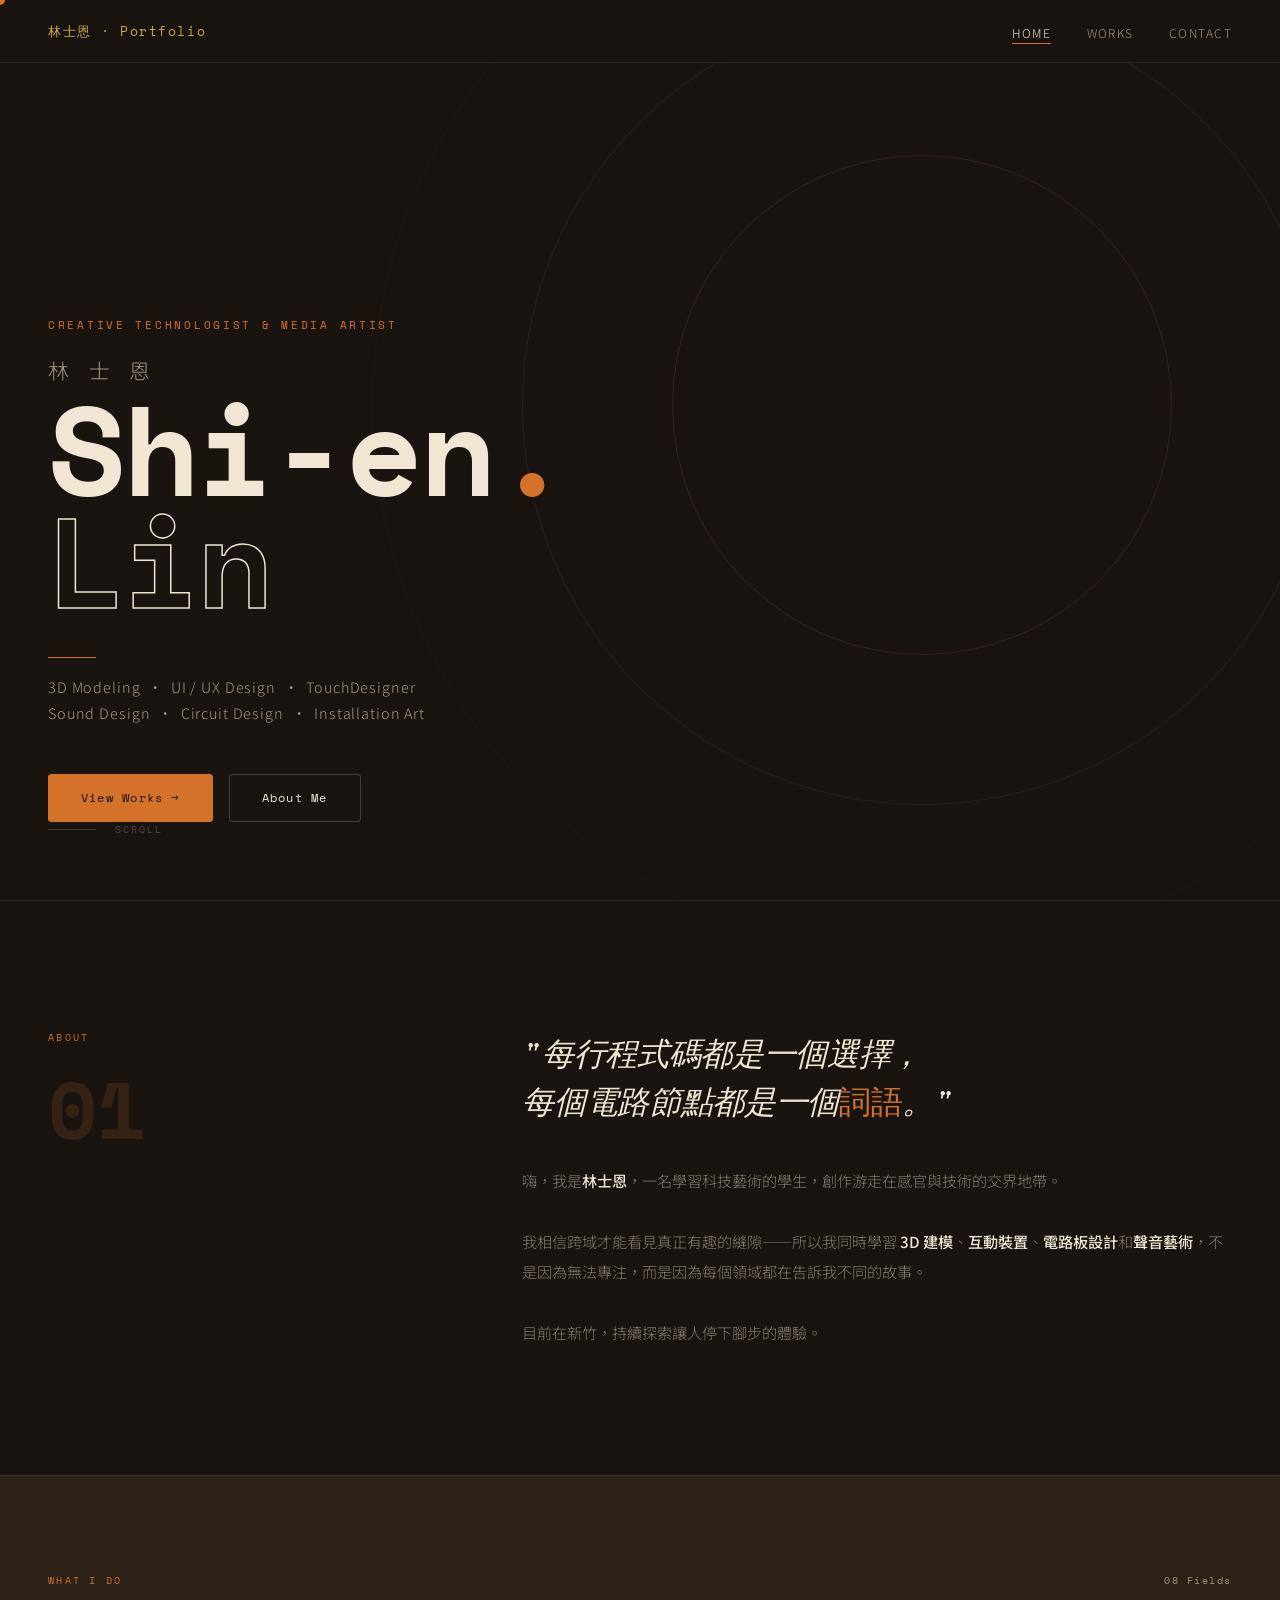
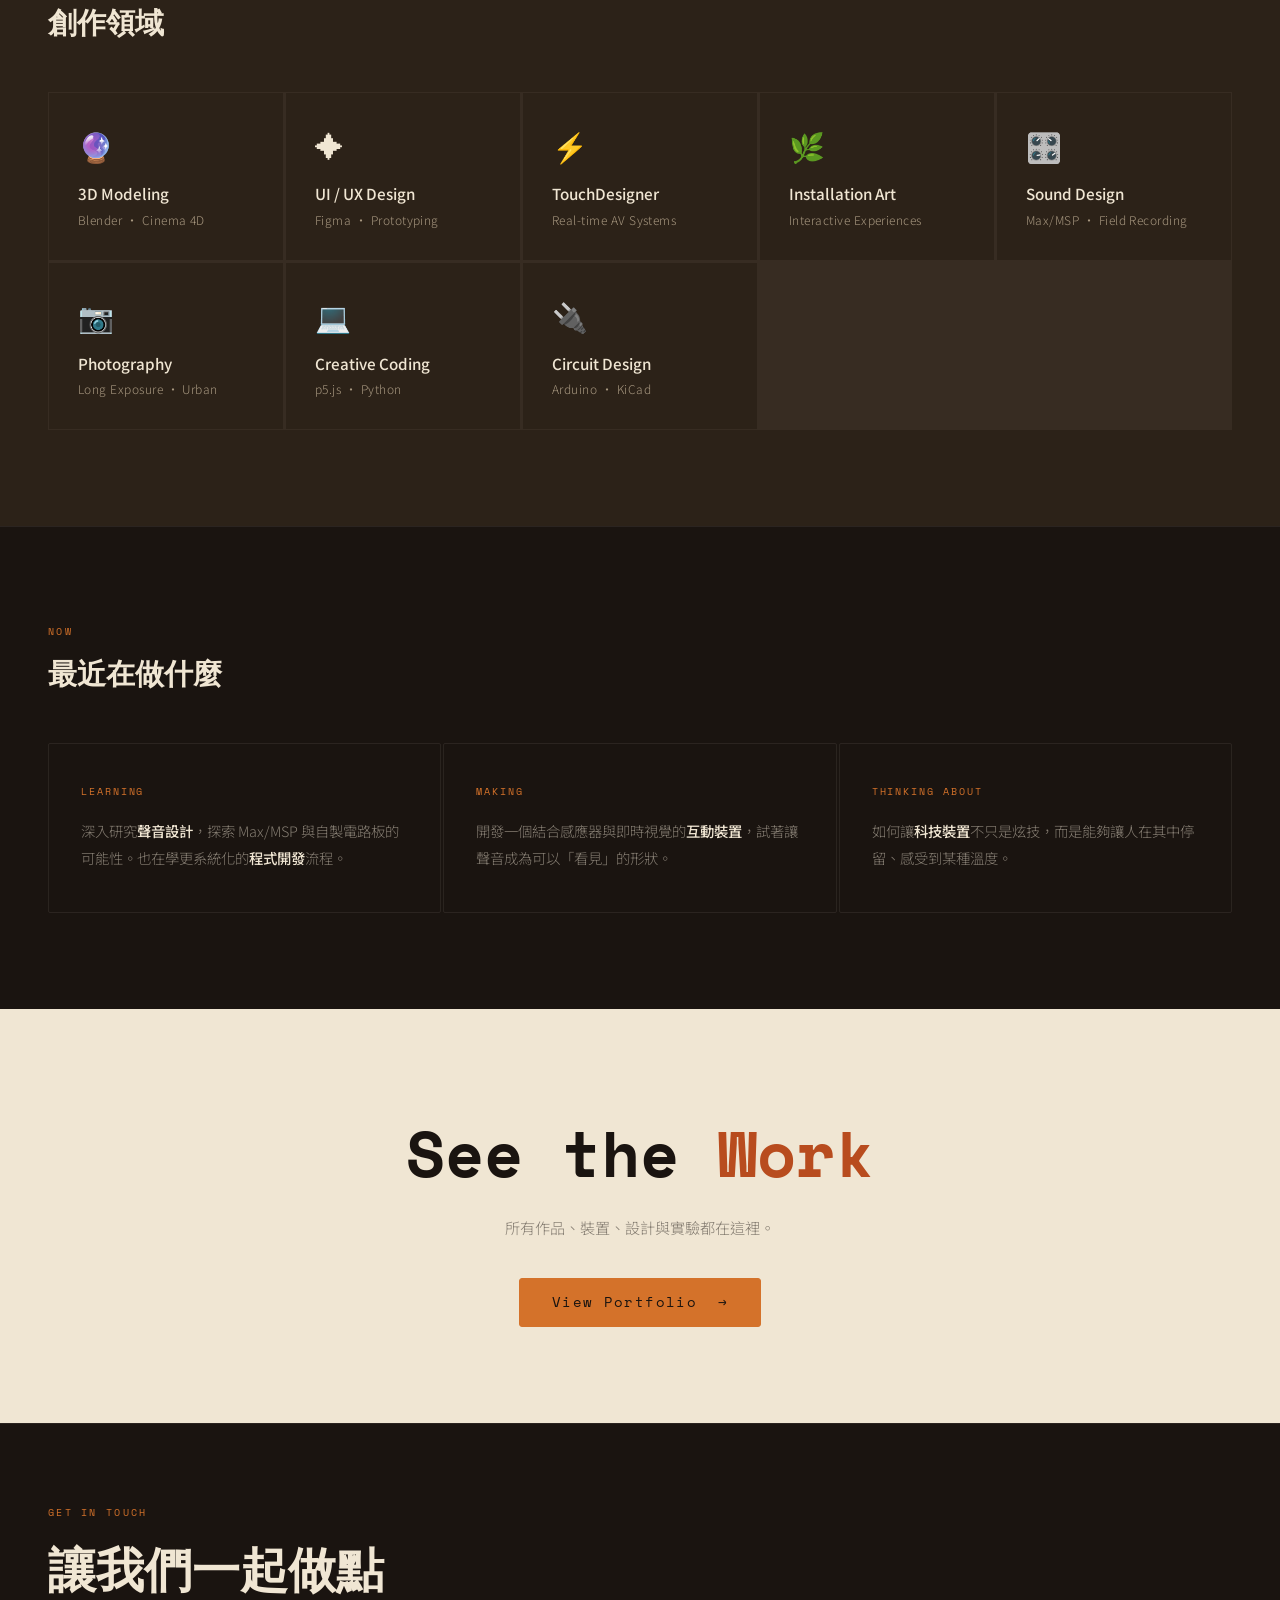
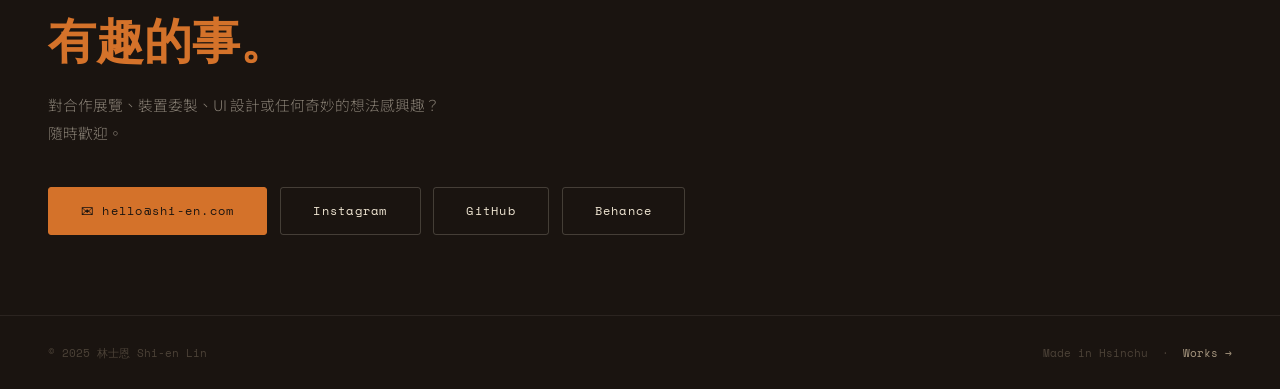
<file: index.html>
<!DOCTYPE html>
<html lang="zh-TW">
<head>
  <meta charset="UTF-8">
  <meta name="viewport" content="width=device-width, initial-scale=1.0">
  <title>林士恩 Shi-en Lin</title>
  <meta name="description" content="林士恩 Shi-en Lin — Creative Technologist & Media Artist. 3D · UI/UX · TouchDesigner · Sound · Circuit Design.">
  <link rel="stylesheet" href="style.css">
  <style>
    /* ---- Index-only styles ---- */

    /* Full-screen intro overlay */
    #intro {
      position: fixed; inset: 0;
      background: var(--ink);
      display: flex; align-items: center; justify-content: center;
      z-index: 500;
      transition: opacity .8s ease, visibility .8s;
    }
    #intro.done { opacity: 0; visibility: hidden; pointer-events: none; }

    .intro-text {
      font-family: 'Space Mono', monospace;
      font-size: clamp(1.2rem, 4vw, 2.8rem);
      font-weight: 700;
      color: var(--sand);
      letter-spacing: -.02em;
      text-align: center;
      overflow: hidden;
    }
    .intro-line {
      display: block;
      transform: translateY(110%);
      transition: transform .6s cubic-bezier(.16,1,.3,1);
    }
    .intro-line.up { transform: translateY(0); }
    .intro-accent { color: var(--accent); }

    /* Progress bar */
    #intro-bar {
      position: absolute; bottom: 0; left: 0;
      height: 2px; width: 0;
      background: var(--accent);
      transition: width .05s linear;
    }

    /* ---- HERO ---- */
    .hero {
      min-height: 100vh;
      display: grid;
      grid-template-rows: 1fr auto;
      padding: 0 3rem 4rem;
      position: relative;
      overflow: hidden;
    }

    /* Rings */
    .hero-bg { position: absolute; inset: 0; pointer-events: none; }
    .ring {
      position: absolute; border-radius: 50%; border: 1px solid;
      transform: translate(-50%,-50%);
      animation: breathe 7s ease-in-out infinite alternate;
    }
    .r1 { width:500px;  height:500px;  top:45%; left:72%; border-color:rgba(212,114,42,.14); }
    .r2 { width:800px;  height:800px;  top:45%; left:72%; border-color:rgba(201,168,76,.08); animation-delay:-2.5s; }
    .r3 { width:1100px; height:1100px; top:45%; left:72%; border-color:rgba(184,76,30,.05);  animation-delay:-5s; }
    @keyframes breathe {
      from { transform:translate(-50%,-50%) scale(.97); }
      to   { transform:translate(-50%,-50%) scale(1.03); }
    }

    /* Autumn leaves — small floating dots */
    .leaves { position: absolute; inset: 0; pointer-events: none; }
    .leaf {
      position: absolute;
      width: 4px; height: 4px;
      border-radius: 50%;
      animation: floatLeaf linear infinite;
      opacity: 0;
    }
    @keyframes floatLeaf {
      0%   { transform: translateY(0) rotate(0deg);   opacity: 0; }
      10%  { opacity: .5; }
      90%  { opacity: .3; }
      100% { transform: translateY(-80px) rotate(120deg); opacity: 0; }
    }

    /* Main content */
    .hero-main {
      display: flex; flex-direction: column;
      justify-content: flex-end;
      padding-top: 10rem;
      position: relative; z-index: 2;
    }

    .eyebrow {
      font-family: 'Space Mono', monospace;
      font-size: .68rem;
      letter-spacing: .25em;
      color: var(--accent);
      text-transform: uppercase;
      margin-bottom: 1.4rem;
      opacity: 0; animation: fadeUp .6s .2s forwards;
    }

    .name-zh {
      font-size: clamp(.9rem, 1.8vw, 1.3rem);
      font-weight: 300;
      color: var(--muted);
      letter-spacing: .35em;
      margin-bottom: .4rem;
      opacity: 0; animation: fadeUp .6s .38s forwards;
    }

    .name-en {
      font-family: 'Space Mono', monospace;
      font-size: clamp(3.8rem, 10vw, 9rem);
      font-weight: 700;
      line-height: .88;
      letter-spacing: -.03em;
      opacity: 0; animation: fadeUp .7s .55s forwards;
    }
    .name-en .first  { color: var(--sand); display: block; }
    .name-en .last   { -webkit-text-stroke: 1.5px var(--sand); color: transparent; display: block; }
    .name-en .dot    { color: var(--accent); }

    .hero-divider {
      width: 48px; height: 1px;
      background: var(--accent);
      margin: 2.5rem 0 1rem;
      opacity: 0; animation: fadeUp .6s .75s forwards;
    }

    .hero-role {
      font-size: .9rem;
      color: var(--muted);
      letter-spacing: .06em;
      line-height: 1.8;
      opacity: 0; animation: fadeUp .6s .88s forwards;
    }

    /* CTA buttons */
    .hero-cta {
      display: flex; flex-wrap: wrap; gap: 1rem;
      margin-top: 3rem;
      opacity: 0; animation: fadeUp .6s 1.05s forwards;
    }
    .btn {
      display: inline-flex; align-items: center; gap: .5rem;
      padding: .85rem 2rem;
      font-family: 'Space Mono', monospace;
      font-size: .78rem;
      letter-spacing: .1em;
      border-radius: 3px;
      text-decoration: none;
      transition: all .25s;
    }
    .btn-primary {
      background: var(--accent);
      color: var(--ink);
      border: 1.5px solid var(--accent);
    }
    .btn-primary:hover { background: var(--rust); border-color: var(--rust); color: var(--sand); }
    .btn-ghost {
      background: transparent;
      color: var(--sand);
      border: 1.5px solid rgba(240,230,211,.2);
    }
    .btn-ghost:hover { border-color: var(--sand); }
    .btn-arrow { transition: transform .2s; }
    .btn:hover .btn-arrow { transform: translateX(4px); }

    /* Scroll hint */
    .scroll-hint {
      position: relative; z-index: 2;
      display: flex; align-items: center; gap: 1.2rem;
      opacity: 0; animation: fadeUp .6s 1.3s forwards;
    }
    .scroll-line {
      width: 48px; height: 1px;
      background: rgba(168,152,128,.3);
      position: relative; overflow: hidden;
    }
    .scroll-line::after {
      content: '';
      position: absolute; top: 0; left: -100%;
      width: 100%; height: 100%;
      background: var(--accent);
      animation: scan 2.2s ease-in-out infinite;
    }
    @keyframes scan { to { left: 100%; } }
    .scroll-label {
      font-family: 'Space Mono', monospace;
      font-size: .6rem;
      letter-spacing: .2em;
      color: rgba(168,152,128,.4);
      text-transform: uppercase;
    }

    /* ---- MANIFESTO ---- */
    .manifesto {
      padding: 8rem 3rem;
      display: grid;
      grid-template-columns: 1fr 1.8fr;
      gap: 5rem;
      align-items: start;
      border-top: 1px solid var(--border);
    }
    .manifesto-left .section-eyebrow { margin-bottom: 1.5rem; }
    .manifesto-num {
      font-family: 'Space Mono', monospace;
      font-size: 5rem;
      font-weight: 700;
      color: rgba(212,114,42,.15);
      line-height: 1;
      margin-top: 1rem;
    }

    .manifesto-right blockquote {
      font-family: 'Space Mono', monospace;
      font-size: clamp(1.4rem, 2.5vw, 2.2rem);
      font-weight: 400;
      line-height: 1.5;
      letter-spacing: -.01em;
      color: var(--sand);
      margin-bottom: 2.5rem;
      font-style: italic;
    }
    .manifesto-right blockquote em { color: var(--accent); font-style: normal; }

    .manifesto-body {
      color: var(--dim);
      font-size: .95rem;
      line-height: 2;
    }
    .manifesto-body strong { color: var(--sand); font-weight: 500; }

    /* ---- FIELDS ---- */
    .fields {
      padding: 6rem 3rem;
      background: var(--warm);
      border-top: 1px solid var(--border);
    }
    .fields-header {
      display: flex; justify-content: space-between; align-items: baseline;
      margin-bottom: 3rem;
    }
    .fields-header h2 {
      font-family: 'Space Mono', monospace;
      font-size: 1.8rem; font-weight: 700;
    }
    .fields-count {
      font-family: 'Space Mono', monospace;
      font-size: .65rem;
      color: var(--muted);
      letter-spacing: .15em;
    }

    .fields-list {
      display: grid;
      grid-template-columns: repeat(auto-fit, minmax(200px, 1fr));
      gap: 1px;
      background: rgba(240,230,211,.05);
    }

    .field-item {
      background: var(--warm);
      padding: 2rem 1.8rem;
      border: 1px solid rgba(240,230,211,.05);
      transition: background .3s;
      position: relative;
      overflow: hidden;
    }
    .field-item::after {
      content: '';
      position: absolute; bottom: 0; left: 0;
      width: 0; height: 2px;
      background: var(--accent);
      transition: width .35s cubic-bezier(.16,1,.3,1);
    }
    .field-item:hover { background: rgba(212,114,42,.06); }
    .field-item:hover::after { width: 100%; }

    .field-icon { font-size: 1.8rem; margin-bottom: 1rem; display: block; }
    .field-name {
      font-size: .95rem;
      font-weight: 500;
      margin-bottom: .4rem;
    }
    .field-sub {
      font-size: .75rem;
      color: var(--muted);
      letter-spacing: .04em;
    }

    /* ---- NOW ---- */
    .now {
      padding: 6rem 3rem;
      border-top: 1px solid var(--border);
    }
    .now-grid {
      display: grid;
      grid-template-columns: 1fr 1fr 1fr;
      gap: 2px;
      margin-top: 3rem;
    }
    .now-card {
      padding: 2.5rem 2rem;
      border: 1px solid var(--border);
      border-radius: 2px;
      transition: border-color .25s;
    }
    .now-card:hover { border-color: rgba(212,114,42,.3); }
    .now-label {
      font-family: 'Space Mono', monospace;
      font-size: .6rem;
      letter-spacing: .2em;
      color: var(--accent);
      text-transform: uppercase;
      margin-bottom: 1.2rem;
    }
    .now-content {
      font-size: .9rem;
      color: var(--dim);
      line-height: 1.9;
    }
    .now-content strong { color: var(--sand); font-weight: 500; }

    /* ---- LINK to Portfolio ---- */
    .portfolio-link-section {
      padding: 6rem 3rem;
      background: var(--sand);
      color: var(--ink);
      text-align: center;
    }
    .portfolio-link-section h2 {
      font-family: 'Space Mono', monospace;
      font-size: clamp(2rem, 5vw, 4rem);
      font-weight: 700;
      margin-bottom: 1rem;
    }
    .portfolio-link-section h2 span { color: var(--rust); }
    .portfolio-link-section p {
      color: rgba(26,20,16,.5);
      font-size: .95rem;
      margin-bottom: 2.5rem;
    }

    /* ---- Responsive ---- */
    @media (max-width: 768px) {
      .hero { padding: 0 1.5rem 3rem; }
      .manifesto { grid-template-columns: 1fr; gap: 2.5rem; padding: 5rem 1.5rem; }
      .fields, .now, .portfolio-link-section { padding: 4rem 1.5rem; }
      .now-grid { grid-template-columns: 1fr; }
      .fields-header { flex-direction: column; gap: .5rem; }
    }

    @keyframes fadeUp {
      from { opacity: 0; transform: translateY(16px); }
      to   { opacity: 1; transform: none; }
    }
  </style>
</head>
<body>

<div id="cursor"></div>
<div id="toast"></div>

<!-- ============ INTRO ANIMATION ============ -->
<div id="intro">
  <div class="intro-text">
    <span class="intro-line" id="il-1"><span class="intro-accent">林士恩</span></span>
    <span class="intro-line" id="il-2" style="font-size:.45em; letter-spacing:.15em; font-weight:400; color: rgba(240,230,211,.5)">Shi-en Lin</span>
  </div>
  <div id="intro-bar"></div>
</div>

<!-- ============ NAV ============ -->
<nav>
  <a href="index.html" class="nav-logo">林士恩 · Portfolio</a>
  <ul class="nav-links">
    <li><a href="index.html" class="active">Home</a></li>
    <li><a href="portfolio.html">Works</a></li>
    <li><a href="#contact">Contact</a></li>
  </ul>
</nav>

<!-- ============ HERO ============ -->
<section class="hero" id="hero">
  <div class="hero-bg">
    <div class="ring r1"></div>
    <div class="ring r2"></div>
    <div class="ring r3"></div>
    <div class="leaves" id="leaves"></div>
  </div>

  <div class="hero-main">
    <div class="eyebrow">Creative Technologist &amp; Media Artist</div>
    <div class="name-zh">林 士 恩</div>
    <div class="name-en">
      <span class="first">Shi-en<span class="dot">.</span></span>
      <span class="last">Lin</span>
    </div>
    <div class="hero-divider"></div>
    <div class="hero-role">
      3D Modeling &nbsp;·&nbsp; UI / UX Design &nbsp;·&nbsp; TouchDesigner<br>
      Sound Design &nbsp;·&nbsp; Circuit Design &nbsp;·&nbsp; Installation Art
    </div>
    <div class="hero-cta">
      <a href="portfolio.html" class="btn btn-primary" data-hover>
        View Works <span class="btn-arrow">→</span>
      </a>
      <a href="#about" class="btn btn-ghost" data-hover>
        About Me
      </a>
    </div>
  </div>

  <div class="scroll-hint">
    <span class="scroll-line"></span>
    <span class="scroll-label">Scroll</span>
  </div>
</section>

<!-- ============ MANIFESTO ============ -->
<section class="manifesto" id="about">
  <div class="manifesto-left reveal">
    <div class="section-eyebrow">About</div>
    <div class="manifesto-num">01</div>
  </div>
  <div class="manifesto-right reveal">
    <blockquote>
      "每行程式碼都是一個選擇，<br>
      每個電路節點都是一個<em>詞語</em>。"
    </blockquote>
    <div class="manifesto-body">
      <p>嗨，我是<strong>林士恩</strong>，一名學習科技藝術的學生，創作游走在感官與技術的交界地帶。</p>
      <br>
      <p>我相信跨域才能看見真正有趣的縫隙——所以我同時學習 <strong>3D 建模</strong>、<strong>互動裝置</strong>、<strong>電路板設計</strong>和<strong>聲音藝術</strong>，不是因為無法專注，而是因為每個領域都在告訴我不同的故事。</p>
      <br>
      <p>目前在新竹，持續探索讓人停下腳步的體驗。</p>
    </div>
  </div>
</section>

<!-- ============ FIELDS ============ -->
<section class="fields">
  <div class="fields-header reveal">
    <div>
      <div class="section-eyebrow">What I Do</div>
      <h2 class="section-title" style="margin-bottom:0">創作領域</h2>
    </div>
    <span class="fields-count">08 Fields</span>
  </div>

  <div class="fields-list reveal">
    <div class="field-item" data-hover>
      <span class="field-icon">🔮</span>
      <div class="field-name">3D Modeling</div>
      <div class="field-sub">Blender · Cinema 4D</div>
    </div>
    <div class="field-item" data-hover>
      <span class="field-icon">✦</span>
      <div class="field-name">UI / UX Design</div>
      <div class="field-sub">Figma · Prototyping</div>
    </div>
    <div class="field-item" data-hover>
      <span class="field-icon">⚡</span>
      <div class="field-name">TouchDesigner</div>
      <div class="field-sub">Real-time AV Systems</div>
    </div>
    <div class="field-item" data-hover>
      <span class="field-icon">🌿</span>
      <div class="field-name">Installation Art</div>
      <div class="field-sub">Interactive Experiences</div>
    </div>
    <div class="field-item" data-hover>
      <span class="field-icon">🎛️</span>
      <div class="field-name">Sound Design</div>
      <div class="field-sub">Max/MSP · Field Recording</div>
    </div>
    <div class="field-item" data-hover>
      <span class="field-icon">📷</span>
      <div class="field-name">Photography</div>
      <div class="field-sub">Long Exposure · Urban</div>
    </div>
    <div class="field-item" data-hover>
      <span class="field-icon">💻</span>
      <div class="field-name">Creative Coding</div>
      <div class="field-sub">p5.js · Python</div>
    </div>
    <div class="field-item" data-hover>
      <span class="field-icon">🔌</span>
      <div class="field-name">Circuit Design</div>
      <div class="field-sub">Arduino · KiCad</div>
    </div>
  </div>
</section>

<!-- ============ NOW ============ -->
<section class="now">
  <div class="reveal">
    <div class="section-eyebrow">Now</div>
    <h2 class="section-title" style="font-family:'Space Mono',monospace;font-size:1.8rem;font-weight:700;">最近在做什麼</h2>
  </div>
  <div class="now-grid">
    <div class="now-card reveal">
      <div class="now-label">Learning</div>
      <div class="now-content">
        深入研究<strong>聲音設計</strong>，探索 Max/MSP 與自製電路板的可能性。也在學更系統化的<strong>程式開發</strong>流程。
      </div>
    </div>
    <div class="now-card reveal">
      <div class="now-label">Making</div>
      <div class="now-content">
        開發一個結合感應器與即時視覺的<strong>互動裝置</strong>，試著讓聲音成為可以「看見」的形狀。
      </div>
    </div>
    <div class="now-card reveal">
      <div class="now-label">Thinking About</div>
      <div class="now-content">
        如何讓<strong>科技裝置</strong>不只是炫技，而是能夠讓人在其中停留、感受到某種溫度。
      </div>
    </div>
  </div>
</section>

<!-- ============ PORTFOLIO CTA ============ -->
<section class="portfolio-link-section reveal" id="works-cta">
  <h2>See the <span>Work</span></h2>
  <p>所有作品、裝置、設計與實驗都在這裡。</p>
  <a href="portfolio.html" class="btn btn-primary" data-hover style="display:inline-flex; font-size:.85rem;">
    View Portfolio &nbsp;→
  </a>
</section>

<!-- ============ CONTACT / FOOTER ============ -->
<section style="padding:5rem 3rem; border-top:1px solid var(--border);" id="contact">
  <div class="section-eyebrow reveal">Get In Touch</div>
  <h2 class="reveal" style="font-family:'Space Mono',monospace;font-size:clamp(1.8rem,4vw,3rem);font-weight:700;margin-bottom:1rem;">
    讓我們一起做點<br><span style="color:var(--accent)">有趣的事。</span>
  </h2>
  <p class="reveal" style="color:var(--dim);max-width:400px;line-height:1.9;font-size:.92rem;margin-bottom:2.5rem;">
    對合作展覽、裝置委製、UI 設計或任何奇妙的想法感興趣？隨時歡迎。
  </p>
  <div class="reveal" style="display:flex;flex-wrap:wrap;gap:.8rem;">
    <a href="mailto:hello@shi-en.com" class="btn btn-primary" data-hover>✉ hello@shi-en.com</a>
    <a href="#" class="btn btn-ghost" data-hover>Instagram</a>
    <a href="#" class="btn btn-ghost" data-hover>GitHub</a>
    <a href="#" class="btn btn-ghost" data-hover>Behance</a>
  </div>
</section>

<footer>
  <span>© 2025 林士恩 Shi-en Lin</span>
  <span>Made in Hsinchu &nbsp;·&nbsp; <a href="portfolio.html">Works →</a></span>
</footer>

<script src="main.js"></script>
<script>
  /* ---- Intro sequence ---- */
  (function() {
    const intro = document.getElementById('intro');
    const bar   = document.getElementById('intro-bar');
    const lines = [document.getElementById('il-1'), document.getElementById('il-2')];
    let progress = 0;

    // Animate lines up
    setTimeout(() => lines[0].classList.add('up'), 200);
    setTimeout(() => lines[1].classList.add('up'), 500);

    // Fill progress bar
    const iv = setInterval(() => {
      progress = Math.min(progress + 2, 100);
      bar.style.width = progress + '%';
      if (progress >= 100) clearInterval(iv);
    }, 18);

    // Dismiss
    setTimeout(() => intro.classList.add('done'), 1800);
  })();

  /* ---- Floating leaves ---- */
  (function() {
    const container = document.getElementById('leaves');
    const colors = ['#D4722A','#C9A84C','#B84C1E','#7A8C6E','#A89880'];
    for (let i = 0; i < 18; i++) {
      const leaf = document.createElement('div');
      leaf.className = 'leaf';
      leaf.style.cssText = `
        left: ${Math.random() * 100}%;
        bottom: ${Math.random() * 40}%;
        background: ${colors[i % colors.length]};
        width: ${3 + Math.random() * 4}px;
        height: ${3 + Math.random() * 4}px;
        animation-duration: ${5 + Math.random() * 8}s;
        animation-delay: ${Math.random() * 6}s;
        opacity: 0;
      `;
      container.appendChild(leaf);
    }
  })();
</script>
</body>
</html>
</file>
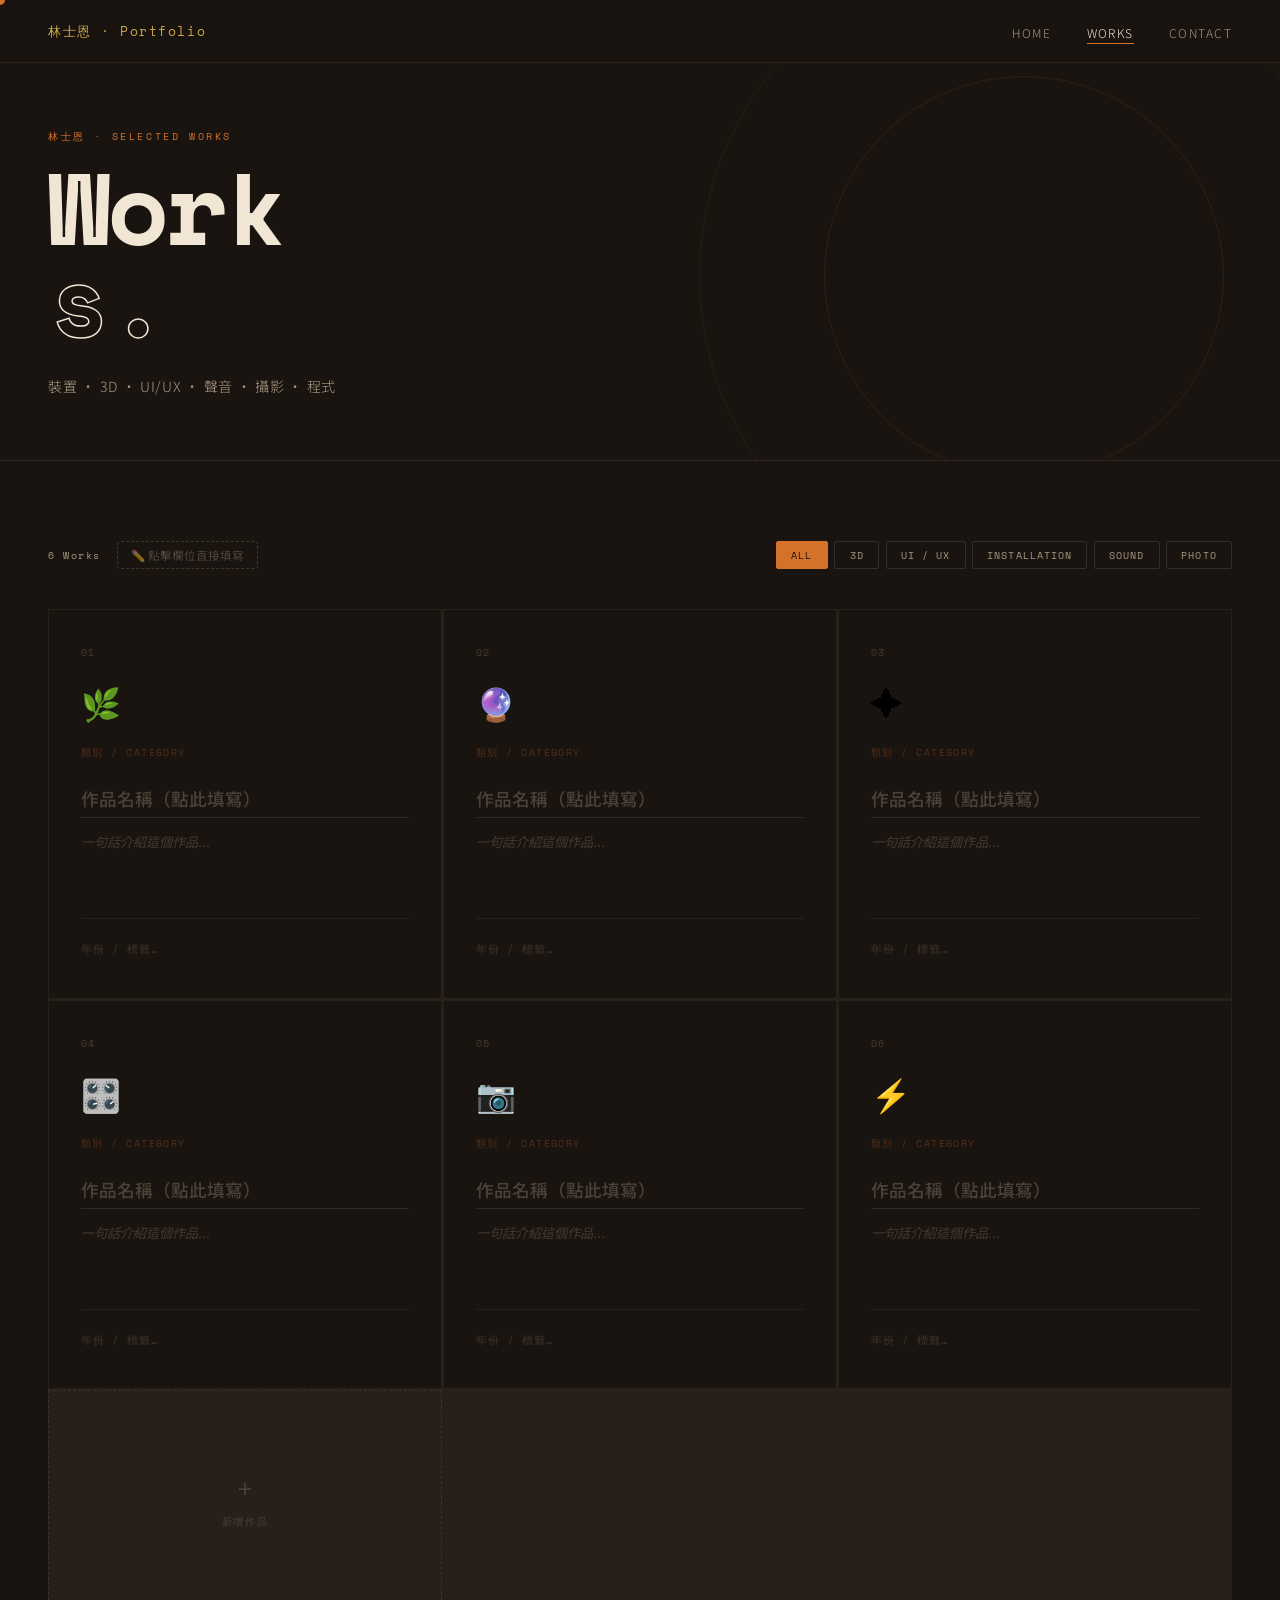
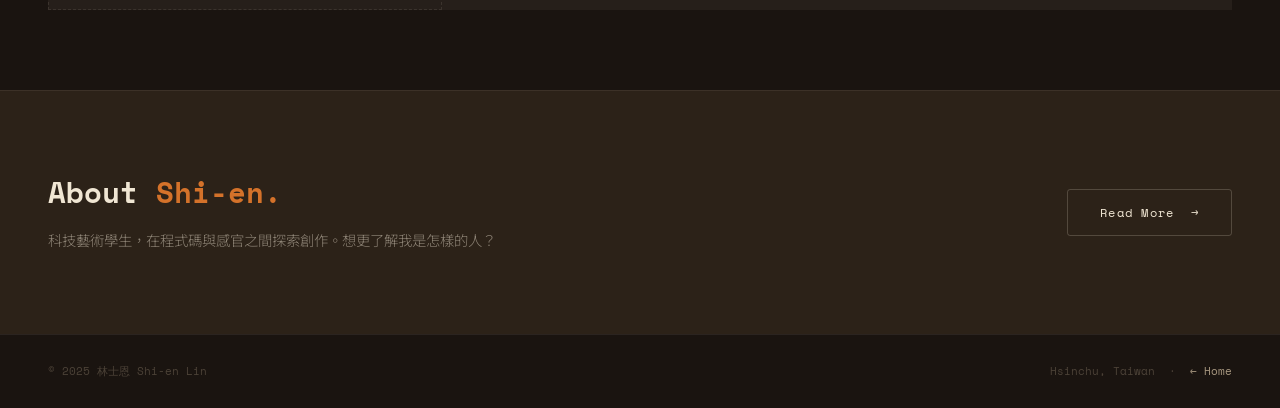
<file: portfolio.html>
<!DOCTYPE html>
<html lang="zh-TW">
<head>
  <meta charset="UTF-8">
  <meta name="viewport" content="width=device-width, initial-scale=1.0">
  <title>Works — 林士恩 Shi-en Lin</title>
  <meta name="description" content="林士恩 Shi-en Lin 的作品集 — 互動裝置、3D、UI/UX、聲音設計。">
  <link rel="stylesheet" href="style.css">
  <style>
    /* ---- Portfolio-only styles ---- */

    /* Page hero */
    .page-hero {
      min-height: 50vh;
      display: flex; flex-direction: column;
      justify-content: flex-end;
      padding: 0 3rem 4rem;
      position: relative;
      overflow: hidden;
      border-bottom: 1px solid var(--border);
    }
    .page-hero-bg { position: absolute; inset: 0; pointer-events: none; }
    .ph-ring {
      position: absolute; border-radius: 50%; border: 1px solid;
      transform: translate(-50%,-50%);
      animation: breathe 7s ease-in-out infinite alternate;
    }
    .ph-r1 { width:400px; height:400px; top:60%; left:80%; border-color:rgba(212,114,42,.12); }
    .ph-r2 { width:650px; height:650px; top:60%; left:80%; border-color:rgba(201,168,76,.07); animation-delay:-3s; }
    @keyframes breathe {
      from { transform:translate(-50%,-50%) scale(.97); }
      to   { transform:translate(-50%,-50%) scale(1.03); }
    }

    .page-hero-content { position: relative; z-index: 2; padding-top: 8rem; }

    .page-eyebrow {
      font-family: 'Space Mono', monospace;
      font-size: .65rem;
      letter-spacing: .25em;
      color: var(--accent);
      text-transform: uppercase;
      margin-bottom: 1rem;
      opacity: 0; animation: fadeUp .5s .2s forwards;
    }
    .page-title {
      font-family: 'Space Mono', monospace;
      font-size: clamp(3rem, 8vw, 7rem);
      font-weight: 700;
      line-height: .9;
      letter-spacing: -.03em;
      opacity: 0; animation: fadeUp .6s .38s forwards;
    }
    .page-title .outline {
      -webkit-text-stroke: 1.5px var(--sand);
      color: transparent;
      display: block;
    }
    .page-sub {
      margin-top: 2rem;
      font-size: .88rem;
      color: var(--muted);
      letter-spacing: .05em;
      opacity: 0; animation: fadeUp .6s .55s forwards;
    }

    @keyframes fadeUp {
      from { opacity:0; transform:translateY(16px); }
      to   { opacity:1; transform:none; }
    }

    /* ---- Works ---- */
    .works-section { padding: 5rem 3rem; }

    .works-toolbar {
      display: flex; align-items: center; justify-content: space-between;
      margin-bottom: 2.5rem;
      flex-wrap: wrap; gap: 1rem;
    }
    .toolbar-left { display: flex; align-items: center; gap: 1rem; }
    .works-count {
      font-family: 'Space Mono', monospace;
      font-size: .65rem;
      color: var(--muted);
      letter-spacing: .15em;
    }
    .edit-hint {
      font-size: .72rem;
      color: rgba(168,152,128,.5);
      padding: .3rem .8rem;
      border: 1px dashed rgba(168,152,128,.25);
      border-radius: 4px;
    }

    /* Filter tabs */
    .filter-tabs { display: flex; gap: .4rem; flex-wrap: wrap; }
    .filter-tab {
      padding: .3rem .9rem;
      font-family: 'Space Mono', monospace;
      font-size: .65rem;
      letter-spacing: .1em;
      text-transform: uppercase;
      border: 1px solid rgba(240,230,211,.12);
      border-radius: 2px;
      color: var(--muted);
      background: transparent;
      transition: all .2s;
    }
    .filter-tab:hover { border-color: var(--accent); color: var(--accent); }
    .filter-tab.active { background: var(--accent); color: var(--ink); border-color: var(--accent); }

    /* Grid */
    .works-grid {
      display: grid;
      grid-template-columns: repeat(auto-fill, minmax(300px, 1fr));
      gap: 1px;
      background: rgba(240,230,211,.05);
    }

    .work-card {
      background: var(--ink);
      padding: 2.2rem 2rem;
      border: 1px solid rgba(240,230,211,.06);
      position: relative; overflow: hidden;
      transition: background .3s;
    }
    .work-card:hover { background: rgba(212,114,42,.06); }
    .work-card::after {
      content: ''; position: absolute; bottom:0; left:0;
      width: 0; height: 2px;
      background: var(--accent);
      transition: width .38s cubic-bezier(.16,1,.3,1);
    }
    .work-card:hover::after { width: 100%; }

    .work-index {
      font-family: 'Space Mono', monospace;
      font-size: .62rem;
      color: rgba(168,152,128,.3);
      letter-spacing: .1em;
      margin-bottom: 1.8rem;
    }

    .work-emoji-btn {
      font-size: 2rem; display: block; margin-bottom: 1rem;
      background: none; border: none; padding: 0;
      cursor: none; transition: transform .3s;
      text-align: left; line-height: 1;
    }
    .work-card:hover .work-emoji-btn { transform: rotate(-7deg) scale(1.15); }

    /* Editable fields */
    .work-cat-input {
      font-family: 'Space Mono', monospace;
      font-size: .6rem; letter-spacing: .15em;
      text-transform: uppercase;
      color: var(--accent); background: transparent; border: none; outline: none;
      width: 100%; margin-bottom: 1.5rem;
    }
    .work-cat-input::placeholder { color: rgba(212,114,42,.3); }

    .work-title-input {
      font-family: 'Noto Sans TC', sans-serif;
      font-size: 1.1rem; font-weight: 500;
      color: var(--sand); background: transparent;
      border: none; border-bottom: 1px solid rgba(240,230,211,.1);
      width: 100%; padding: .2rem 0 .4rem;
      margin-bottom: .8rem; outline: none;
      transition: border-color .2s;
    }
    .work-title-input:focus { border-color: var(--accent); }
    .work-title-input::placeholder { color: rgba(168,152,128,.35); }

    .work-desc-input {
      font-family: 'Noto Sans TC', sans-serif;
      font-size: .82rem; color: var(--muted);
      background: transparent; border: none; outline: none;
      width: 100%; resize: none; line-height: 1.75; height: 3.6rem;
    }
    .work-desc-input::placeholder { color: rgba(168,152,128,.28); font-style: italic; }

    .work-footer {
      display: flex; align-items: center; justify-content: space-between;
      margin-top: 1.5rem;
      padding-top: 1rem;
      border-top: 1px solid rgba(240,230,211,.06);
    }
    .work-save-btn {
      padding: .3rem .85rem;
      background: transparent;
      border: 1px solid rgba(212,114,42,.35);
      border-radius: 3px;
      color: var(--accent);
      font-family: 'Space Mono', monospace;
      font-size: .65rem; letter-spacing: .1em;
      cursor: none; transition: all .2s;
      opacity: 0; pointer-events: none;
    }
    .work-card:focus-within .work-save-btn { opacity: 1; pointer-events: auto; }
    .work-save-btn:hover { background: var(--accent); color: var(--ink); }

    .work-tag-input {
      font-size: .7rem;
      color: rgba(168,152,128,.4);
      background: transparent; border: none; outline: none;
      font-family: 'Space Mono', monospace;
      letter-spacing: .06em;
      width: 130px;
    }
    .work-tag-input::placeholder { color: rgba(168,152,128,.25); }

    /* Add work button */
    .add-card {
      background: transparent;
      padding: 2.2rem 2rem;
      border: 1px dashed rgba(240,230,211,.1);
      display: flex; align-items: center; justify-content: center;
      flex-direction: column; gap: .6rem;
      cursor: none; transition: all .2s;
      min-height: 220px;
    }
    .add-card:hover { border-color: rgba(212,114,42,.4); background: rgba(212,114,42,.04); }
    .add-icon { font-size: 1.5rem; color: rgba(168,152,128,.3); transition: color .2s; }
    .add-card:hover .add-icon { color: var(--accent); }
    .add-label {
      font-family: 'Space Mono', monospace;
      font-size: .65rem; letter-spacing: .15em;
      color: rgba(168,152,128,.3); text-transform: uppercase;
    }
    .add-card:hover .add-label { color: var(--accent); }

    /* ---- About strip ---- */
    .about-strip {
      padding: 5rem 3rem;
      background: var(--warm);
      border-top: 1px solid var(--border);
      display: flex; align-items: center;
      justify-content: space-between; gap: 3rem; flex-wrap: wrap;
    }
    .about-strip-text h2 {
      font-family: 'Space Mono', monospace;
      font-size: 1.8rem; font-weight: 700; margin-bottom: .8rem;
    }
    .about-strip-text h2 span { color: var(--accent); }
    .about-strip-text p { color: var(--dim); font-size: .9rem; max-width: 460px; line-height: 1.9; }
    .btn-outline {
      display: inline-flex; align-items: center; gap: .5rem;
      padding: .8rem 2rem;
      border: 1.5px solid rgba(240,230,211,.2);
      border-radius: 3px; color: var(--sand);
      font-family: 'Space Mono', monospace;
      font-size: .78rem; letter-spacing: .1em;
      text-decoration: none; white-space: nowrap;
      transition: all .25s;
    }
    .btn-outline:hover { border-color: var(--sand); }

    /* ---- Responsive ---- */
    @media (max-width: 680px) {
      .page-hero { padding: 0 1.5rem 3rem; }
      .works-section { padding: 3rem 1.5rem; }
      .about-strip { padding: 4rem 1.5rem; }
      .works-toolbar { flex-direction: column; align-items: flex-start; }
    }
  </style>
</head>
<body>

<div id="cursor"></div>
<div id="toast"></div>

<!-- NAV -->
<nav>
  <a href="index.html" class="nav-logo">林士恩 · Portfolio</a>
  <ul class="nav-links">
    <li><a href="index.html">Home</a></li>
    <li><a href="portfolio.html" class="active">Works</a></li>
    <li><a href="index.html#contact">Contact</a></li>
  </ul>
</nav>

<!-- PAGE HERO -->
<header class="page-hero">
  <div class="page-hero-bg">
    <div class="ph-ring ph-r1"></div>
    <div class="ph-ring ph-r2"></div>
  </div>
  <div class="page-hero-content">
    <div class="page-eyebrow">林士恩 · Selected Works</div>
    <h1 class="page-title">
      Work<span class="outline">s.</span>
    </h1>
    <p class="page-sub">裝置 · 3D · UI/UX · 聲音 · 攝影 · 程式</p>
  </div>
</header>

<!-- WORKS -->
<section class="works-section">
  <div class="works-toolbar reveal">
    <div class="toolbar-left">
      <span class="works-count" id="works-count">— Works</span>
      <span class="edit-hint">✏️ 點擊欄位直接填寫</span>
    </div>
    <div class="filter-tabs" id="filter-tabs">
      <button class="filter-tab active" data-filter="all">All</button>
      <button class="filter-tab" data-filter="3D">3D</button>
      <button class="filter-tab" data-filter="UI/UX">UI / UX</button>
      <button class="filter-tab" data-filter="Installation">Installation</button>
      <button class="filter-tab" data-filter="Sound">Sound</button>
      <button class="filter-tab" data-filter="Photo">Photo</button>
    </div>
  </div>

  <div class="works-grid reveal" id="works-grid"></div>
</section>

<!-- ABOUT STRIP -->
<section class="about-strip">
  <div class="about-strip-text reveal">
    <h2>About <span>Shi-en.</span></h2>
    <p>科技藝術學生，在程式碼與感官之間探索創作。想更了解我是怎樣的人？</p>
  </div>
  <a href="index.html#about" class="btn-outline reveal" data-hover>
    Read More &nbsp;→
  </a>
</section>

<footer>
  <span>© 2025 林士恩 Shi-en Lin</span>
  <span>Hsinchu, Taiwan &nbsp;·&nbsp; <a href="index.html">← Home</a></span>
</footer>

<script src="main.js"></script>
<script>
  /* ============ Works data ============ */
  const STORAGE_KEY = 'works_shi_en_v2';
  const EMOJIS = ['🌿','🔮','✦','🎛️','📷','⚡','🌊','🖋️','🔌','🎞️','🧪','🔬'];

  function defaultWorks() {
    return Array.from({length:6}, (_,i) => ({
      emoji: EMOJIS[i], cat:'', title:'', desc:'', tag:''
    }));
  }

  function loadWorks() {
    try { return JSON.parse(localStorage.getItem(STORAGE_KEY)) || defaultWorks(); }
    catch { return defaultWorks(); }
  }

  function saveWorks() {
    try { localStorage.setItem(STORAGE_KEY, JSON.stringify(worksData)); } catch{}
    showToast('已儲存 ✓');
  }

  const worksData = loadWorks();

  /* ============ Render ============ */
  function renderWorks(filter) {
    const grid = document.getElementById('works-grid');
    const cursor = document.getElementById('cursor');
    grid.innerHTML = '';

    let shown = 0;
    worksData.forEach((w, i) => {
      if (filter && filter !== 'all') {
        const cat = (w.cat || '').toLowerCase();
        if (!cat.includes(filter.toLowerCase())) return;
      }
      shown++;
      const card = document.createElement('div');
      card.className = 'work-card reveal';

      card.innerHTML = `
        <div class="work-index">${String(i+1).padStart(2,'0')}</div>
        <button class="work-emoji-btn" title="點我換圖示" data-idx="${i}">${w.emoji}</button>
        <input class="work-cat-input" placeholder="類別 / Category" value="${w.cat||''}" data-field="cat" data-idx="${i}">
        <input class="work-title-input" placeholder="作品名稱（點此填寫）" value="${w.title||''}" data-field="title" data-idx="${i}">
        <textarea class="work-desc-input" placeholder="一句話介紹這個作品..." data-field="desc" data-idx="${i}">${w.desc||''}</textarea>
        <div class="work-footer">
          <input class="work-tag-input" placeholder="年份 / 標籤…" value="${w.tag||''}" data-field="tag" data-idx="${i}">
          <button class="work-save-btn" data-idx="${i}">儲存</button>
        </div>
      `;
      grid.appendChild(card);
    });

    // Add card
    const addBtn = document.createElement('button');
    addBtn.className = 'add-card reveal';
    addBtn.innerHTML = `<span class="add-icon">＋</span><span class="add-label">新增作品</span>`;
    addBtn.addEventListener('click', () => {
      worksData.push({ emoji: EMOJIS[worksData.length % EMOJIS.length], cat:'', title:'', desc:'', tag:'' });
      saveWorks();
      renderWorks(currentFilter);
    });
    grid.appendChild(addBtn);

    // Update count
    document.getElementById('works-count').textContent = `${shown} Works`;

    // Bind inputs
    grid.querySelectorAll('[data-field]').forEach(el => {
      el.addEventListener('input', e => {
        const idx = +e.target.dataset.idx;
        worksData[idx][e.target.dataset.field] = e.target.value;
      });
    });

    // Save buttons
    grid.querySelectorAll('.work-save-btn').forEach(btn => {
      btn.addEventListener('click', () => saveWorks());
    });

    // Emoji cycle
    grid.querySelectorAll('.work-emoji-btn').forEach(btn => {
      btn.addEventListener('click', e => {
        e.stopPropagation();
        const idx = +btn.dataset.idx;
        const cur = EMOJIS.indexOf(worksData[idx].emoji);
        worksData[idx].emoji = EMOJIS[(cur + 1) % EMOJIS.length];
        btn.textContent = worksData[idx].emoji;
      });
    });

    // Cursor / hover
    grid.querySelectorAll('.work-emoji-btn, .work-save-btn, .add-card').forEach(el => {
      el.addEventListener('mouseenter', () => cursor.classList.add('big'));
      el.addEventListener('mouseleave', () => cursor.classList.remove('big'));
    });

    // Re-trigger reveal
    requestAnimationFrame(() => {
      grid.querySelectorAll('.reveal').forEach(r => {
        const obs = new IntersectionObserver(entries => {
          entries.forEach(e => { if(e.isIntersecting) { e.target.classList.add('visible'); obs.unobserve(e.target); } });
        }, {threshold:.08});
        obs.observe(r);
      });
    });
  }

  /* ============ Filter tabs ============ */
  let currentFilter = 'all';
  document.getElementById('filter-tabs').querySelectorAll('.filter-tab').forEach(tab => {
    tab.addEventListener('click', () => {
      document.querySelectorAll('.filter-tab').forEach(t => t.classList.remove('active'));
      tab.classList.add('active');
      currentFilter = tab.dataset.filter;
      renderWorks(currentFilter);
    });
  });

  renderWorks('all');
</script>
</body>
</html>
</file>
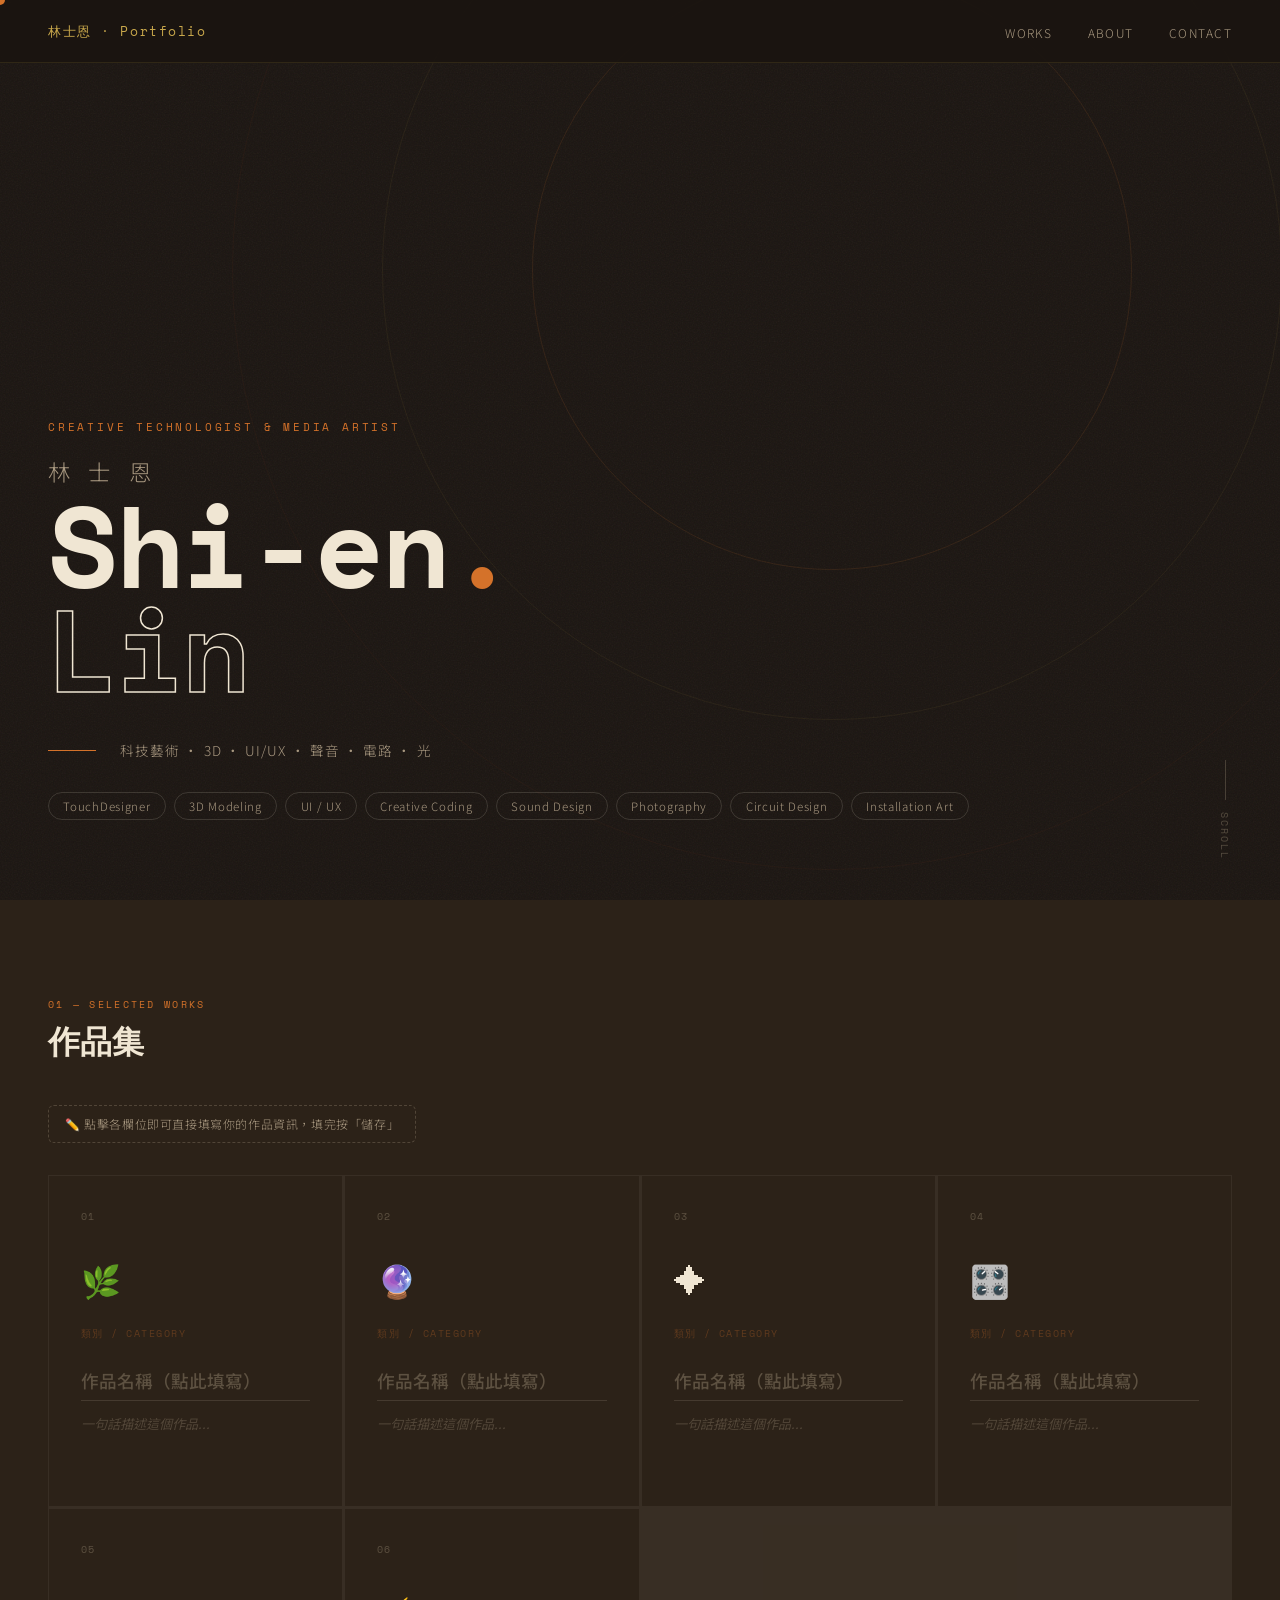
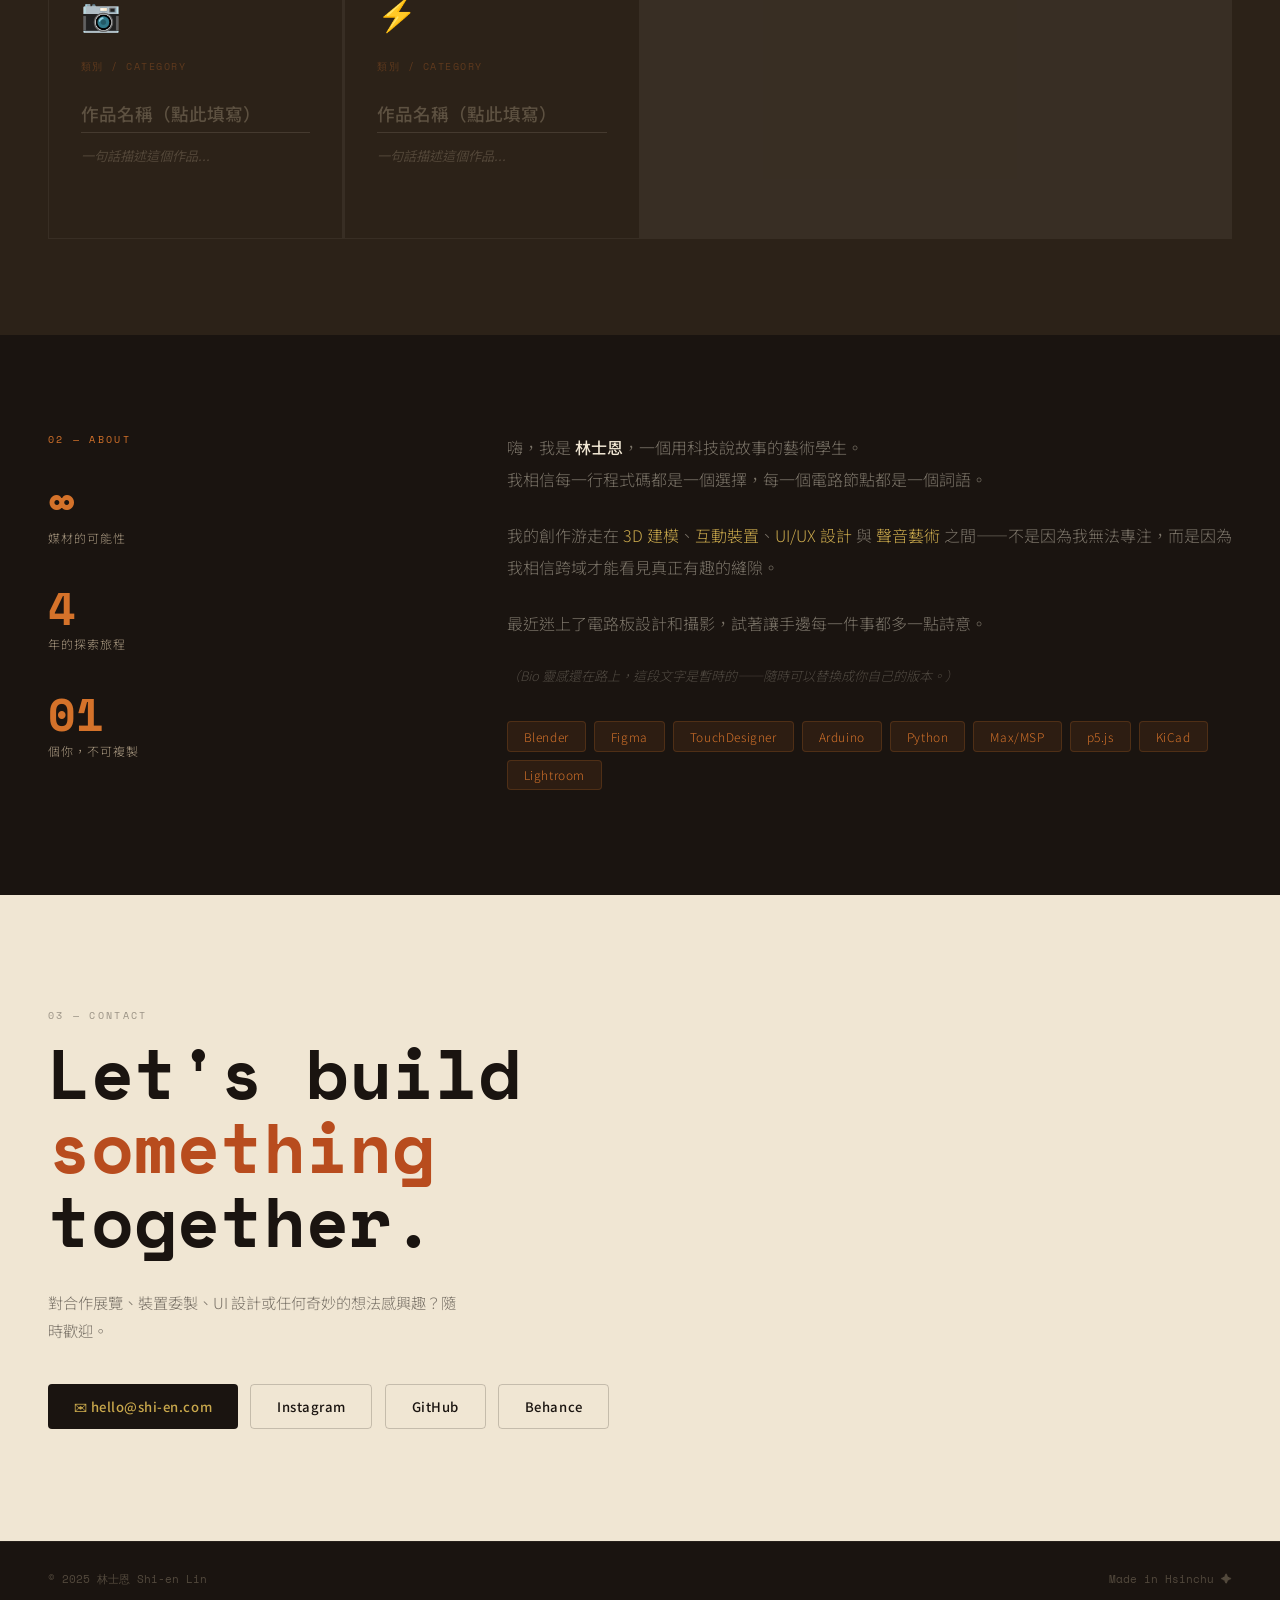
<file: shiен_lin_portfolio.html>
<!DOCTYPE html>
<html lang="zh-TW">
<head>
<meta charset="UTF-8">
<meta name="viewport" content="width=device-width, initial-scale=1.0">
<link href="https://fonts.googleapis.com/css2?family=Space+Mono:ital,wght@0,400;0,700;1,400&family=Noto+Sans+TC:wght@300;400;500;700&display=swap" rel="stylesheet">
<style>
*, *::before, *::after { box-sizing: border-box; margin: 0; padding: 0; }

:root {
  --ink:    #1A1410;
  --warm:   #2C2218;
  --sand:   #F0E6D3;
  --muted:  #A89880;
  --accent: #D4722A;
  --gold:   #C9A84C;
  --rust:   #B84C1E;
  --sage:   #7A8C6E;
  --dim:    rgba(240,230,211,0.45);
}

html { scroll-behavior: smooth; }

body {
  background: var(--ink);
  color: var(--sand);
  font-family: 'Noto Sans TC', sans-serif;
  font-weight: 300;
  cursor: none;
  overflow-x: hidden;
}

/* Cursor */
#cursor {
  position: fixed;
  width: 10px; height: 10px;
  background: var(--accent);
  border-radius: 50%;
  pointer-events: none;
  z-index: 9999;
  transform: translate(-50%,-50%);
  mix-blend-mode: normal;
  transition: width .18s, height .18s, background .18s;
}
#cursor.big { width: 36px; height: 36px; background: var(--gold); opacity: 0.7; }

/* NAV */
nav {
  position: fixed; top: 0; left: 0; right: 0;
  display: flex; align-items: center; justify-content: space-between;
  padding: 1.2rem 3rem;
  z-index: 100;
  background: rgba(26,20,16,0.85);
  backdrop-filter: blur(16px);
  border-bottom: 1px solid rgba(201,168,76,0.12);
}
.nav-logo {
  font-family: 'Space Mono', monospace;
  font-size: 0.82rem;
  color: var(--gold);
  letter-spacing: 0.12em;
}
.nav-links { display: flex; gap: 2.2rem; list-style: none; }
.nav-links a {
  color: var(--muted);
  text-decoration: none;
  font-size: 0.75rem;
  letter-spacing: 0.12em;
  text-transform: uppercase;
  transition: color .2s;
}
.nav-links a:hover { color: var(--sand); }

/* HERO */
.hero {
  min-height: 100vh;
  display: flex; flex-direction: column;
  justify-content: flex-end;
  padding: 0 3rem 5rem;
  position: relative;
  overflow: hidden;
}

/* Grain overlay */
.hero::before {
  content: '';
  position: absolute; inset: 0;
  background-image: url("data:image/svg+xml,%3Csvg xmlns='http://www.w3.org/2000/svg' width='300' height='300'%3E%3Cfilter id='n'%3E%3CfeTurbulence type='fractalNoise' baseFrequency='0.75' numOctaves='4' stitchTiles='stitch'/%3E%3C/filter%3E%3Crect width='300' height='300' filter='url(%23n)' opacity='0.06'/%3E%3C/svg%3E");
  pointer-events: none;
  z-index: 1;
}

/* Autumn rings bg */
.hero-bg {
  position: absolute; inset: 0;
  z-index: 0;
  overflow: hidden;
}
.ring {
  position: absolute;
  border-radius: 50%;
  border: 1px solid;
  transform: translate(-50%,-50%);
  animation: breathe 6s ease-in-out infinite alternate;
}
.ring-1 { width: 600px; height: 600px; top: 30%; left: 65%; border-color: rgba(212,114,42,0.12); animation-delay: 0s; }
.ring-2 { width: 900px; height: 900px; top: 30%; left: 65%; border-color: rgba(201,168,76,0.07); animation-delay: -2s; }
.ring-3 { width: 1200px; height: 1200px; top: 30%; left: 65%; border-color: rgba(184,76,30,0.05); animation-delay: -4s; }

@keyframes breathe {
  from { transform: translate(-50%,-50%) scale(0.97); }
  to   { transform: translate(-50%,-50%) scale(1.03); }
}

.hero-content { position: relative; z-index: 2; }

.hero-en {
  font-family: 'Space Mono', monospace;
  font-size: 0.7rem;
  letter-spacing: 0.25em;
  color: var(--accent);
  text-transform: uppercase;
  margin-bottom: 1.2rem;
  opacity: 0;
  animation: fadeUp .6s .3s forwards;
}

.hero-name-zh {
  font-size: clamp(1rem, 2vw, 1.4rem);
  font-weight: 300;
  color: var(--muted);
  letter-spacing: 0.3em;
  margin-bottom: 0.4rem;
  opacity: 0;
  animation: fadeUp .6s .5s forwards;
}

.hero-name-en {
  font-family: 'Space Mono', monospace;
  font-size: clamp(3.5rem, 9vw, 8rem);
  font-weight: 700;
  line-height: 0.9;
  letter-spacing: -0.03em;
  opacity: 0;
  animation: fadeUp .7s .65s forwards;
}
.hero-name-en .first { color: var(--sand); }
.hero-name-en .last {
  -webkit-text-stroke: 1.5px var(--sand);
  color: transparent;
  display: block;
}
.hero-name-en .dot { color: var(--accent); }

.hero-role {
  margin-top: 2.5rem;
  display: flex; align-items: center; gap: 1.5rem;
  opacity: 0;
  animation: fadeUp .7s .9s forwards;
}
.hero-line { width: 48px; height: 1px; background: var(--accent); }
.hero-role-text {
  font-size: 0.85rem;
  color: var(--muted);
  letter-spacing: 0.08em;
}

.hero-tags {
  display: flex; flex-wrap: wrap; gap: .5rem;
  margin-top: 2rem;
  opacity: 0;
  animation: fadeUp .7s 1.1s forwards;
}
.tag {
  padding: .3rem .9rem;
  border: 1px solid rgba(240,230,211,0.15);
  border-radius: 999px;
  font-size: 0.72rem;
  letter-spacing: 0.06em;
  color: var(--muted);
  transition: all .25s;
  cursor: none;
}
.tag:hover, .tag.on {
  border-color: var(--accent);
  color: var(--accent);
  transform: translateY(-2px);
}

.scroll-hint {
  position: absolute; bottom: 2.5rem; right: 3rem;
  font-family: 'Space Mono', monospace;
  font-size: 0.6rem;
  letter-spacing: .2em;
  color: rgba(168,152,128,0.4);
  text-transform: uppercase;
  writing-mode: vertical-rl;
  display: flex; align-items: center; gap: .8rem;
  opacity: 0;
  animation: fadeUp .7s 1.4s forwards;
  z-index: 2;
}
.scroll-tick {
  width: 1px; height: 40px;
  background: rgba(168,152,128,0.3);
  position: relative; overflow: hidden;
}
.scroll-tick::after {
  content: '';
  position: absolute; top: -100%; left: 0;
  width: 100%; height: 100%;
  background: var(--accent);
  animation: tickDown 2s ease-in-out infinite;
}
@keyframes tickDown { to { top: 100%; } }

@keyframes fadeUp {
  from { opacity: 0; transform: translateY(18px); }
  to   { opacity: 1; transform: none; }
}

/* SECTION BASE */
section { padding: 6rem 3rem; }
.section-eyebrow {
  font-family: 'Space Mono', monospace;
  font-size: 0.65rem;
  letter-spacing: .22em;
  color: var(--accent);
  text-transform: uppercase;
  margin-bottom: .8rem;
}
.section-title {
  font-family: 'Space Mono', monospace;
  font-size: 2rem;
  font-weight: 700;
  line-height: 1;
  margin-bottom: 3rem;
}

/* WORKS */
#works { background: var(--warm); }

.works-hint {
  font-size: 0.75rem;
  color: var(--muted);
  margin-bottom: 2rem;
  letter-spacing: 0.05em;
  padding: .6rem 1rem;
  border: 1px dashed rgba(168,152,128,0.3);
  border-radius: 6px;
  display: inline-block;
}

.works-grid {
  display: grid;
  grid-template-columns: repeat(auto-fit, minmax(260px, 1fr));
  gap: 1px;
  background: rgba(240,230,211,0.06);
}

.work-card {
  background: var(--warm);
  padding: 2rem;
  position: relative;
  overflow: hidden;
  cursor: none;
  transition: background .3s;
  border: 1px solid rgba(240,230,211,0.06);
}
.work-card:hover { background: rgba(212,114,42,0.08); }

.work-index {
  font-family: 'Space Mono', monospace;
  font-size: 0.65rem;
  color: rgba(168,152,128,0.4);
  letter-spacing: .1em;
  margin-bottom: 2rem;
}
.work-emoji { font-size: 2rem; margin-bottom: 1rem; display: block; transition: transform .3s; }
.work-card:hover .work-emoji { transform: rotate(-6deg) scale(1.15); }

.work-title-input {
  font-family: 'Noto Sans TC', sans-serif;
  font-size: 1.1rem;
  font-weight: 500;
  color: var(--sand);
  background: transparent;
  border: none;
  border-bottom: 1px solid rgba(240,230,211,0.12);
  width: 100%;
  padding: .2rem 0 .4rem;
  margin-bottom: .75rem;
  outline: none;
  transition: border-color .2s;
  cursor: text;
}
.work-title-input:focus { border-color: var(--accent); }
.work-title-input::placeholder { color: rgba(168,152,128,0.4); }

.work-desc-input {
  font-family: 'Noto Sans TC', sans-serif;
  font-size: 0.82rem;
  color: var(--muted);
  background: transparent;
  border: none;
  width: 100%;
  resize: none;
  outline: none;
  line-height: 1.7;
  height: 3.5rem;
  cursor: text;
}
.work-desc-input::placeholder { color: rgba(168,152,128,0.3); font-style: italic; }

.work-cat-input {
  font-family: 'Space Mono', monospace;
  font-size: 0.62rem;
  color: var(--accent);
  background: transparent;
  border: none;
  outline: none;
  letter-spacing: .15em;
  text-transform: uppercase;
  width: 100%;
  margin-bottom: 1.5rem;
  cursor: text;
}
.work-cat-input::placeholder { color: rgba(212,114,42,0.3); }

.work-save-btn {
  margin-top: 1rem;
  padding: .3rem .8rem;
  background: transparent;
  border: 1px solid rgba(212,114,42,0.4);
  border-radius: 4px;
  color: var(--accent);
  font-size: 0.7rem;
  font-family: 'Space Mono', monospace;
  letter-spacing: .1em;
  cursor: none;
  transition: all .2s;
  display: none;
}
.work-save-btn:hover { background: var(--accent); color: var(--ink); }
.work-card:focus-within .work-save-btn { display: inline-block; }

/* ABOUT */
#about {
  display: grid;
  grid-template-columns: 1fr 2fr;
  gap: 6rem;
  align-items: start;
}
@media(max-width:680px){
  #about { grid-template-columns: 1fr; gap: 3rem; }
  nav { padding: 1rem 1.5rem; }
  .hero { padding: 0 1.5rem 4rem; }
  section { padding: 4rem 1.5rem; }
}

.about-left .section-eyebrow { margin-bottom: 2rem; }

.about-stat {
  margin-bottom: 2.5rem;
}
.about-stat-num {
  font-family: 'Space Mono', monospace;
  font-size: 2.8rem;
  font-weight: 700;
  color: var(--accent);
  line-height: 1;
}
.about-stat-label {
  font-size: 0.75rem;
  color: var(--muted);
  letter-spacing: .08em;
  margin-top: .3rem;
}

.about-right p {
  font-size: 1rem;
  line-height: 2;
  color: var(--dim);
  margin-bottom: 1.5rem;
}
.about-right p strong { color: var(--sand); font-weight: 500; }
.about-right p em { color: var(--gold); font-style: normal; }

.skills-row {
  display: flex; flex-wrap: wrap; gap: .5rem;
  margin-top: 2rem;
}
.skill-badge {
  padding: .35rem 1rem;
  background: rgba(212,114,42,0.1);
  border: 1px solid rgba(212,114,42,0.2);
  border-radius: 4px;
  font-size: 0.75rem;
  color: var(--accent);
  letter-spacing: .05em;
  transition: all .2s;
  cursor: none;
}
.skill-badge:hover { background: rgba(212,114,42,0.2); transform: translateY(-2px); }

/* CONTACT */
#contact {
  background: var(--sand);
  color: var(--ink);
  padding: 7rem 3rem;
}
.contact-big {
  font-family: 'Space Mono', monospace;
  font-size: clamp(2rem, 5.5vw, 4.5rem);
  font-weight: 700;
  line-height: 1.05;
  margin-bottom: 2rem;
}
.contact-big .hl { color: var(--rust); }
.contact-sub { color: rgba(26,20,16,.55); font-size: .95rem; line-height: 1.8; max-width: 420px; }

.contact-links { display: flex; flex-wrap: wrap; gap: .8rem; margin-top: 2.5rem; }
.c-link {
  display: inline-flex; align-items: center; gap: .5rem;
  padding: .75rem 1.6rem;
  text-decoration: none;
  font-size: .82rem;
  font-weight: 500;
  letter-spacing: .04em;
  border-radius: 4px;
  transition: all .2s;
  cursor: none;
}
.c-link.primary { background: var(--ink); color: var(--gold); }
.c-link.primary:hover { background: var(--rust); color: var(--sand); }
.c-link.ghost { border: 1.5px solid rgba(26,20,16,.2); color: var(--ink); }
.c-link.ghost:hover { background: var(--ink); color: var(--sand); }

/* Footer */
footer {
  padding: 1.8rem 3rem;
  display: flex; justify-content: space-between; align-items: center;
  border-top: 1px solid rgba(240,230,211,.06);
  font-family: 'Space Mono', monospace;
  font-size: .68rem;
  color: rgba(168,152,128,.4);
}

/* Reveal */
.reveal { opacity: 0; transform: translateY(20px); transition: opacity .7s, transform .7s; }
.reveal.visible { opacity: 1; transform: none; }

/* Burst */
.spark {
  position: fixed; pointer-events: none; z-index: 9997;
  width: 5px; height: 5px;
  border-radius: 50%;
  animation: sparkFly .5s ease-out forwards;
}
@keyframes sparkFly {
  0%   { transform: translate(-50%,-50%) scale(1); opacity: 1; }
  100% { transform: translate(calc(-50% + var(--dx)), calc(-50% + var(--dy))) scale(0); opacity: 0; }
}

/* Save toast */
#toast {
  position: fixed; bottom: 2rem; right: 2rem;
  background: var(--accent);
  color: var(--ink);
  padding: .6rem 1.4rem;
  border-radius: 4px;
  font-family: 'Space Mono', monospace;
  font-size: .72rem;
  letter-spacing: .1em;
  opacity: 0;
  pointer-events: none;
  transition: opacity .3s;
  z-index: 9998;
}
#toast.show { opacity: 1; }
</style>
</head>
<body>

<div id="cursor"></div>
<div id="toast">已儲存 ✓</div>

<!-- NAV -->
<nav>
  <div class="nav-logo">林士恩 · Portfolio</div>
  <ul class="nav-links">
    <li><a href="#works">Works</a></li>
    <li><a href="#about">About</a></li>
    <li><a href="#contact">Contact</a></li>
  </ul>
</nav>

<!-- HERO -->
<section class="hero" id="hero">
  <div class="hero-bg">
    <div class="ring ring-1"></div>
    <div class="ring ring-2"></div>
    <div class="ring ring-3"></div>
  </div>

  <div class="hero-content">
    <div class="hero-en">Creative Technologist &amp; Media Artist</div>
    <div class="hero-name-zh">林 士 恩</div>
    <div class="hero-name-en">
      <span class="first">Shi-en<span class="dot">.</span></span>
      <span class="last">Lin</span>
    </div>
    <div class="hero-role">
      <span class="hero-line"></span>
      <span class="hero-role-text">科技藝術 · 3D · UI/UX · 聲音 · 電路 · 光</span>
    </div>
    <div class="hero-tags">
      <span class="tag">TouchDesigner</span>
      <span class="tag">3D Modeling</span>
      <span class="tag">UI / UX</span>
      <span class="tag">Creative Coding</span>
      <span class="tag">Sound Design</span>
      <span class="tag">Photography</span>
      <span class="tag">Circuit Design</span>
      <span class="tag">Installation Art</span>
    </div>
  </div>

  <div class="scroll-hint">
    <span class="scroll-tick"></span>
    Scroll
  </div>
</section>

<!-- WORKS -->
<section id="works">
  <div class="reveal">
    <div class="section-eyebrow">01 — Selected Works</div>
    <h2 class="section-title">作品集</h2>
    <div class="works-hint">✏️ 點擊各欄位即可直接填寫你的作品資訊，填完按「儲存」</div>
  </div>

  <div class="works-grid reveal" id="works-grid"></div>
</section>

<!-- ABOUT -->
<section id="about">
  <div class="about-left reveal">
    <div class="section-eyebrow">02 — About</div>
    <div class="about-stat">
      <div class="about-stat-num">∞</div>
      <div class="about-stat-label">媒材的可能性</div>
    </div>
    <div class="about-stat">
      <div class="about-stat-num" id="year-count">?</div>
      <div class="about-stat-label">年的探索旅程</div>
    </div>
    <div class="about-stat">
      <div class="about-stat-num">01</div>
      <div class="about-stat-label">個你，不可複製</div>
    </div>
  </div>

  <div class="about-right reveal">
    <p>
      嗨，我是 <strong>林士恩</strong>，一個用科技說故事的藝術學生。<br>
      我相信每一行程式碼都是一個選擇，每一個電路節點都是一個詞語。
    </p>
    <p>
      我的創作游走在 <em>3D 建模</em>、<em>互動裝置</em>、<em>UI/UX 設計</em> 與 <em>聲音藝術</em> 之間——不是因為我無法專注，而是因為我相信跨域才能看見真正有趣的縫隙。
    </p>
    <p>
      最近迷上了電路板設計和攝影，試著讓手邊每一件事都多一點詩意。
    </p>
    <p style="color: rgba(240,230,211,0.25); font-size: .82rem; font-style: italic;">
      （Bio 靈感還在路上，這段文字是暫時的——隨時可以替換成你自己的版本。）
    </p>
    <div class="skills-row">
      <span class="skill-badge">Blender</span>
      <span class="skill-badge">Figma</span>
      <span class="skill-badge">TouchDesigner</span>
      <span class="skill-badge">Arduino</span>
      <span class="skill-badge">Python</span>
      <span class="skill-badge">Max/MSP</span>
      <span class="skill-badge">p5.js</span>
      <span class="skill-badge">KiCad</span>
      <span class="skill-badge">Lightroom</span>
    </div>
  </div>
</section>

<!-- CONTACT -->
<section id="contact">
  <div class="section-eyebrow" style="color: rgba(26,20,16,.4);">03 — Contact</div>
  <div class="contact-big">
    Let's build<br>
    <span class="hl">something</span><br>
    together.
  </div>
  <p class="contact-sub">對合作展覽、裝置委製、UI 設計或任何奇妙的想法感興趣？隨時歡迎。</p>
  <div class="contact-links">
    <a class="c-link primary" href="mailto:hello@shi-en.com">✉ hello@shi-en.com</a>
    <a class="c-link ghost" href="#">Instagram</a>
    <a class="c-link ghost" href="#">GitHub</a>
    <a class="c-link ghost" href="#">Behance</a>
  </div>
</section>

<footer>
  <span>© 2025 林士恩 Shi-en Lin</span>
  <span>Made in Hsinchu ✦</span>
</footer>

<script>
/* ---------- Cursor ---------- */
const cursor = document.getElementById('cursor');
let mx=0,my=0,cx=0,cy=0;
document.addEventListener('mousemove',e=>{mx=e.clientX;my=e.clientY;});
(function animC(){cx+=(mx-cx)*.15;cy+=(my-cy)*.15;cursor.style.left=cx+'px';cursor.style.top=cy+'px';requestAnimationFrame(animC);})();
document.querySelectorAll('a,button,.tag,.skill-badge,.c-link,.work-card,.nav-links a').forEach(el=>{
  el.addEventListener('mouseenter',()=>cursor.classList.add('big'));
  el.addEventListener('mouseleave',()=>cursor.classList.remove('big'));
});

/* ---------- Sparks on click ---------- */
document.addEventListener('click',e=>{
  const colors=['#D4722A','#C9A84C','#B84C1E','#7A8C6E','#F0E6D3'];
  for(let i=0;i<6;i++){
    const s=document.createElement('div');
    s.className='spark';
    const angle=Math.random()*Math.PI*2;
    const dist=30+Math.random()*40;
    s.style.cssText=`left:${e.clientX}px;top:${e.clientY}px;background:${colors[i%colors.length]};--dx:${Math.cos(angle)*dist}px;--dy:${Math.sin(angle)*dist}px;`;
    document.body.appendChild(s);
    setTimeout(()=>s.remove(),500);
  }
});

/* ---------- Tag toggle ---------- */
document.querySelectorAll('.tag').forEach(t=>t.addEventListener('click',()=>t.classList.toggle('on')));

/* ---------- Scroll reveal ---------- */
const obs=new IntersectionObserver(entries=>{
  entries.forEach(e=>{if(e.isIntersecting)e.target.classList.add('visible');});
},{threshold:.12});
document.querySelectorAll('.reveal').forEach(r=>obs.observe(r));

/* ---------- Year count ---------- */
// Placeholder – replace 2022 with actual start year
document.getElementById('year-count').textContent = new Date().getFullYear() - 2022;

/* ---------- Works grid: editable cards ---------- */
const EMOJIS = ['🌿','🔮','✦','🎛️','📷','⚡','🌊','🖋️','🔌'];
const DEFAULTS = [
  {cat:'',title:'',desc:''},
  {cat:'',title:'',desc:''},
  {cat:'',title:'',desc:''},
  {cat:'',title:'',desc:''},
  {cat:'',title:'',desc:''},
  {cat:'',title:'',desc:''},
];

function loadWorks(){
  try{ return JSON.parse(localStorage.getItem('works_shi_en')||'null') || DEFAULTS; }
  catch{ return DEFAULTS; }
}
function saveWorks(data){
  try{ localStorage.setItem('works_shi_en', JSON.stringify(data)); }catch{}
}
function showToast(){
  const t=document.getElementById('toast');
  t.classList.add('show');
  setTimeout(()=>t.classList.remove('show'),1800);
}

const worksData = loadWorks();

function renderWorks(){
  const grid = document.getElementById('works-grid');
  grid.innerHTML='';
  worksData.forEach((w,i)=>{
    const card = document.createElement('div');
    card.className='work-card';
    card.innerHTML=`
      <div class="work-index">${String(i+1).padStart(2,'0')}</div>
      <span class="work-emoji" title="點我換 emoji" data-idx="${i}">${EMOJIS[i]}</span>
      <input class="work-cat-input" placeholder="類別 / Category" value="${w.cat||''}" data-field="cat" data-idx="${i}">
      <input class="work-title-input" placeholder="作品名稱（點此填寫）" value="${w.title||''}" data-field="title" data-idx="${i}">
      <textarea class="work-desc-input" placeholder="一句話描述這個作品..." data-field="desc" data-idx="${i}">${w.desc||''}</textarea>
      <button class="work-save-btn" data-idx="${i}">儲存 ✓</button>
    `;
    grid.appendChild(card);
  });

  // Input listeners
  grid.querySelectorAll('[data-field]').forEach(el=>{
    el.addEventListener('input',e=>{
      const idx=+e.target.dataset.idx;
      const field=e.target.dataset.field;
      worksData[idx][field]=e.target.value;
    });
  });

  // Save buttons
  grid.querySelectorAll('.work-save-btn').forEach(btn=>{
    btn.addEventListener('click',e=>{
      saveWorks(worksData);
      showToast();
    });
  });

  // Emoji cycle on click
  grid.querySelectorAll('.work-emoji').forEach(em=>{
    em.addEventListener('click',e=>{
      const idx=+e.target.dataset.idx;
      const next=(EMOJIS.indexOf(em.textContent)+1)%EMOJIS.length;
      em.textContent=EMOJIS[next];
      EMOJIS.push(EMOJIS.splice(next,1)[0]); // rotate
    });
    em.style.cursor='none';
  });

  // Cursor hover for inputs
  grid.querySelectorAll('input,textarea').forEach(el=>{
    el.addEventListener('mouseenter',()=>cursor.classList.remove('big'));
    el.style.cursor='text';
  });
}

renderWorks();
</script>
</body>
</html>
</file>
<file: style.css>
/* =============================================
   Shi-en Lin — Shared Styles
   ============================================= */

@import url('https://fonts.googleapis.com/css2?family=Space+Mono:ital,wght@0,400;0,700;1,400&family=Noto+Sans+TC:wght@300;400;500;700&display=swap');

*, *::before, *::after { box-sizing: border-box; margin: 0; padding: 0; }

:root {
  --ink:    #1A1410;
  --warm:   #2C2218;
  --sand:   #F0E6D3;
  --muted:  #A89880;
  --accent: #D4722A;
  --gold:   #C9A84C;
  --rust:   #B84C1E;
  --sage:   #7A8C6E;
  --dim:    rgba(240,230,211,0.5);
  --border: rgba(240,230,211,0.08);
}

html { scroll-behavior: smooth; }

body {
  background: var(--ink);
  color: var(--sand);
  font-family: 'Noto Sans TC', sans-serif;
  font-weight: 300;
  cursor: none;
  overflow-x: hidden;
}

/* ---- Cursor ---- */
#cursor {
  position: fixed;
  width: 10px; height: 10px;
  background: var(--accent);
  border-radius: 50%;
  pointer-events: none;
  z-index: 9999;
  transform: translate(-50%,-50%);
  transition: width .18s, height .18s, background .18s, opacity .18s;
}
#cursor.big { width: 36px; height: 36px; background: var(--gold); opacity: .65; }
#cursor.hidden { opacity: 0; }

/* ---- Nav ---- */
nav {
  position: fixed; top: 0; left: 0; right: 0;
  display: flex; align-items: center; justify-content: space-between;
  padding: 1.2rem 3rem;
  z-index: 100;
  background: rgba(26,20,16,0.88);
  backdrop-filter: blur(18px);
  border-bottom: 1px solid rgba(201,168,76,0.1);
  transition: padding .3s;
}
nav.scrolled { padding: .8rem 3rem; }
.nav-logo {
  font-family: 'Space Mono', monospace;
  font-size: .8rem;
  color: var(--gold);
  letter-spacing: .12em;
  text-decoration: none;
}
.nav-links { display: flex; gap: 2.2rem; list-style: none; }
.nav-links a {
  color: var(--muted);
  text-decoration: none;
  font-size: .75rem;
  letter-spacing: .12em;
  text-transform: uppercase;
  transition: color .2s;
  position: relative;
}
.nav-links a::after {
  content: '';
  position: absolute; bottom: -3px; left: 0;
  width: 0; height: 1px;
  background: var(--accent);
  transition: width .25s;
}
.nav-links a:hover { color: var(--sand); }
.nav-links a:hover::after, .nav-links a.active::after { width: 100%; }
.nav-links a.active { color: var(--sand); }

/* ---- Reveal on scroll ---- */
.reveal {
  opacity: 0;
  transform: translateY(22px);
  transition: opacity .75s, transform .75s;
}
.reveal.visible { opacity: 1; transform: none; }

/* ---- Sparks ---- */
.spark {
  position: fixed; pointer-events: none; z-index: 9997;
  width: 5px; height: 5px;
  border-radius: 50%;
  animation: sparkFly .55s ease-out forwards;
}
@keyframes sparkFly {
  0%   { transform: translate(-50%,-50%) scale(1); opacity: 1; }
  100% { transform: translate(calc(-50% + var(--dx)), calc(-50% + var(--dy))) scale(0); opacity: 0; }
}

/* ---- Section shared ---- */
.section-eyebrow {
  font-family: 'Space Mono', monospace;
  font-size: .65rem;
  letter-spacing: .22em;
  color: var(--accent);
  text-transform: uppercase;
  margin-bottom: .8rem;
}

/* ---- Footer ---- */
footer {
  padding: 1.8rem 3rem;
  display: flex; justify-content: space-between; align-items: center;
  border-top: 1px solid var(--border);
  font-family: 'Space Mono', monospace;
  font-size: .68rem;
  color: rgba(168,152,128,.35);
}
footer a { color: var(--muted); text-decoration: none; transition: color .2s; }
footer a:hover { color: var(--accent); }

/* ---- Toast ---- */
#toast {
  position: fixed; bottom: 2rem; right: 2rem;
  background: var(--accent);
  color: var(--ink);
  padding: .6rem 1.4rem;
  border-radius: 4px;
  font-family: 'Space Mono', monospace;
  font-size: .72rem;
  letter-spacing: .1em;
  opacity: 0;
  pointer-events: none;
  transition: opacity .3s;
  z-index: 9998;
}
#toast.show { opacity: 1; }

/* ---- Shared cursor-hover logic ---- */
[data-hover] { cursor: none; }

@media (max-width: 680px) {
  nav { padding: 1rem 1.5rem; }
  nav.scrolled { padding: .7rem 1.5rem; }
  footer { flex-direction: column; gap: .5rem; text-align: center; }
}
</file>
